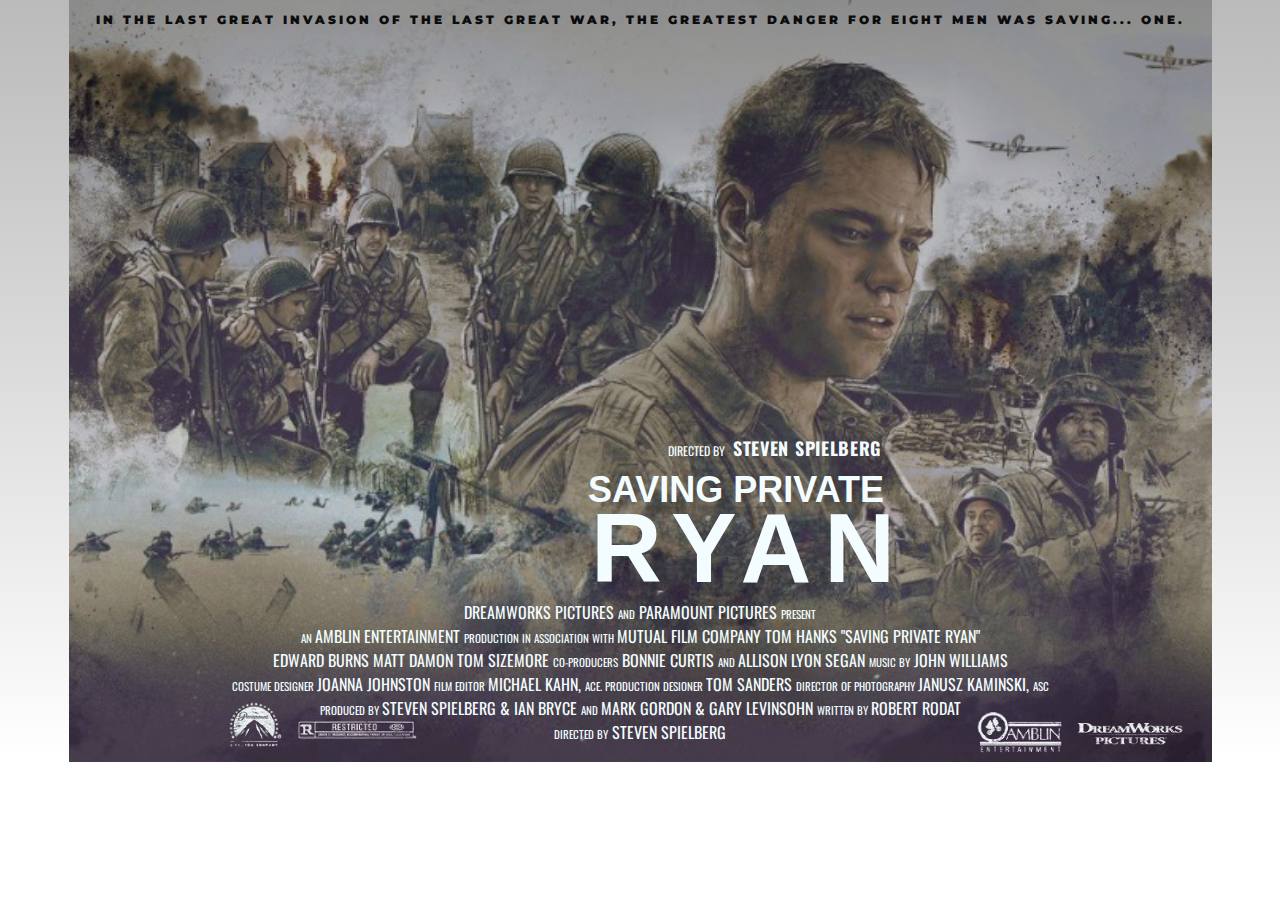
<file: Html, Css, JS Jeremy/Assignment 3/index.html>
<!-- Name: Ansh Mukeshbhai Paghadal
Student No. 200544015
Assignment 3(movie poster) -->

<!-- we are using html5 -->

<!DOCTYPE html>
<html lang="en">

<head>

    <!-- meta and title -->
    <meta charset="UTF-8">
    <meta http-equiv="X-UA-Compatible" content="IE=edge">
    <meta name="viewport" content="width=device-width, initial-scale=1.0">
    <meta name="description" content="This is my movie poster">
    <meta name="robots" content="noindex, nofollow">
    <title>The saving private ryan</title>

    <!-- Add google fonts -->
    <link rel="preconnect" href="https://fonts.googleapis.com">
    <link rel="preconnect" href="https://fonts.gstatic.com" crossorigin>
    <link
        href="https://fonts.googleapis.com/css2?family=Montserrat:wght@400;600&family=Roboto:wght@400;700&display=swap"
        rel="stylesheet">

    <link rel="preconnect" href="https://fonts.googleapis.com">
    <link rel="preconnect" href="https://fonts.gstatic.com" crossorigin>
    <link
        href="https://fonts.googleapis.com/css2?family=Montserrat:wght@400;600&family=Mynerve&family=Roboto:wght@400;700&display=swap"
        rel="stylesheet">

    <link rel="preconnect" href="https://fonts.googleapis.com">
    <link rel="preconnect" href="https://fonts.gstatic.com" crossorigin>
    <link
        href="https://fonts.googleapis.com/css2?family=Montserrat:wght@400;600&family=Roboto:wght@400;700&family=Tilt+Warp&display=swap"
        rel="stylesheet">


    <link rel="preconnect" href="https://fonts.googleapis.com">
    <link rel="preconnect" href="https://fonts.gstatic.com" crossorigin>
    <link href="https://fonts.googleapis.com/css2?family=Oswald:wght@300&display=swap" rel="stylesheet">

    <link href="https://fonts.cdnfonts.com/css/nexa-rust-extras" rel="stylesheet">

    <!-- Add CSS -->
    <!-- here i have used external css  -->



    <link rel="stylesheet" href="./CSS/style.css">


</head>

<body>
    <!-- header,, tag line of a movie -->
    <header>
        <p>IN THE LAST GREAT INVASION OF THE LAST GREAT WAR, THE GREATEST DANGER FOR EIGHT MEN WAS SAVING... ONE.</p>
    </header>

    <!-- main part -->
    <main>
        <!-- i have used target blank in 'a' tag, so the following link will be opened in new tab  -->
        <a href="https://www.imdb.com/title/tt0120815/" target="_blank">
            <div class="logoname">
                <p class="directed">DIRECTED BY </p>
                <p class="steven"> STEVEN SPIELBERG</p>
                <p class="saving">SAVING PRIVATE</p>
                <p class="ryan">RYAN</p>
            </div>
        </a>
    </main>

    <!-- footer part,,, name of creators -->
    <footer>

        <div>
            <p class="big">DREAMWORKS PICTURES </p>
            <p class="small">AND</p>
            <p class="big"> PARAMOUNT PICTURES</p>
            <p class="small"> PRESENT</p>
        </div>
        <div>
            <p class="small">AN </p>
            <p class="big">AMBLIN ENTERTAINMENT</p>
            <p class="small">PRODUCTION IN ASSOCIATION WITH </p>
            <p class="big"> MUTUAL FILM COMPANY TOM HANKS "SAVING PRIVATE RYAN"</p>
        </div>
        <div>
            <p class="big">EDWARD BURNS MATT DAMON TOM SIZEMORE </p>
            <p class="small">CO-PRODUCERS</p>
            <p class="big"> BONNIE CURTIS</p>
            <p class="small"> AND </p>
            <p class="big">ALLISON LYON SEGAN</p>
            <p class="small"> MUSIC BY</p>
            <p class="big"> JOHN WILLIAMS</p>
        </div>
        <div>
            <P class="small">COSTUME DESIGNER </P>
            <P class="big"> JOANNA JOHNSTON </P>
            <P class="small"> FILM EDITOR </P>
            <P class="big"> MICHAEL KAHN, </P>
            <P class="small"> ACE. PRODUCTION DESIONER </P>
            <P class="big"> TOM SANDERS </P>
            <P class="small"> DIRECTOR OF PHOTOGRAPHY </P>
            <P class="big"> JANUSZ KAMINSKI,</P>
            <P class="small"> ASC</P>
        </div>
        <div>
            <p class="small">PRODUCED BY </p>
            <p class="big"> STEVEN SPIELBERG & IAN BRYCE </p>
            <p class="small"> AND </p>
            <p class="big"> MARK GORDON & GARY LEVINSOHN </p>
            <p class="small"> WRITTEN BY </p>
            <p class="big"> ROBERT RODAT</p>
        </div>
        <div>
            <p class="small">DIRECTED BY</p>
            <p class="big">STEVEN SPIELBERG</p>
        </div>
        <img src="./img/footer1.png" alt="footer img 1" class="fimg1">
        <img src="./img/footer2.png" alt="footer img2" class="fimg2">
    </footer>
</body>

</html>
</file>
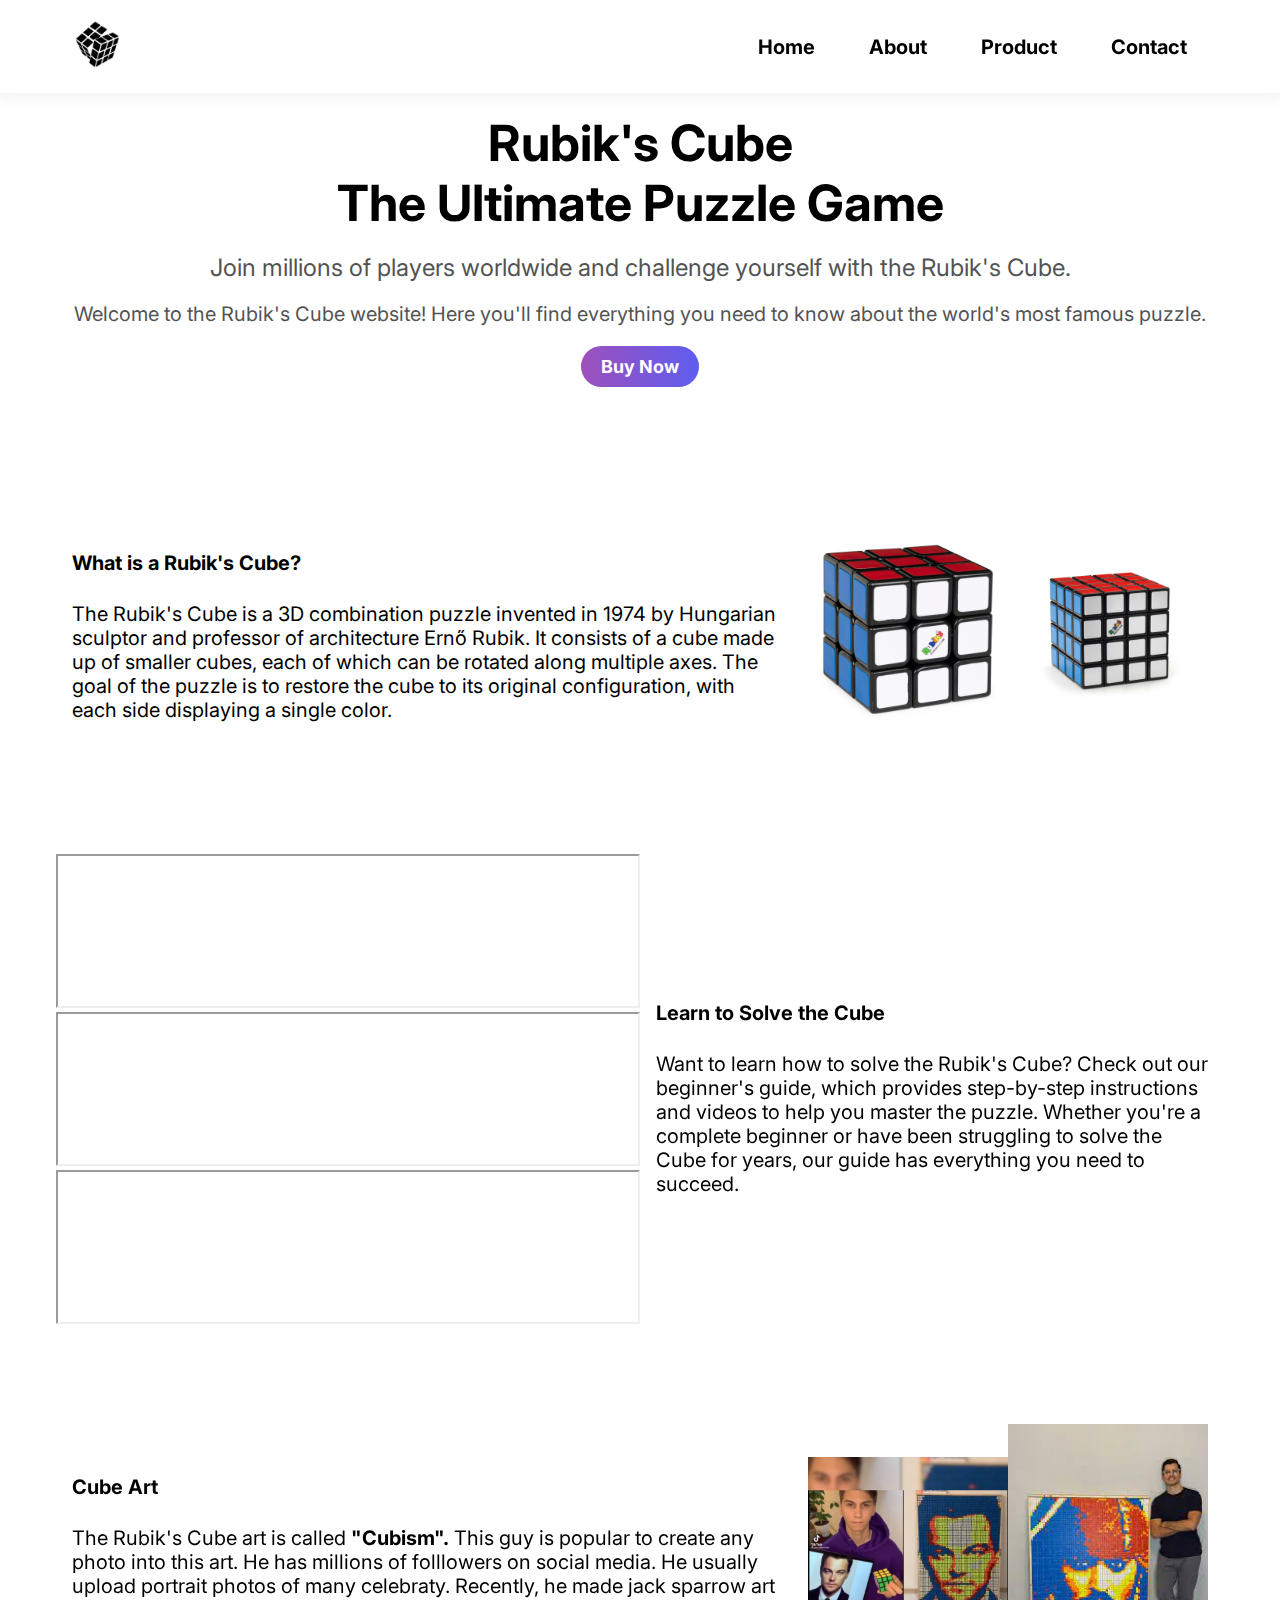
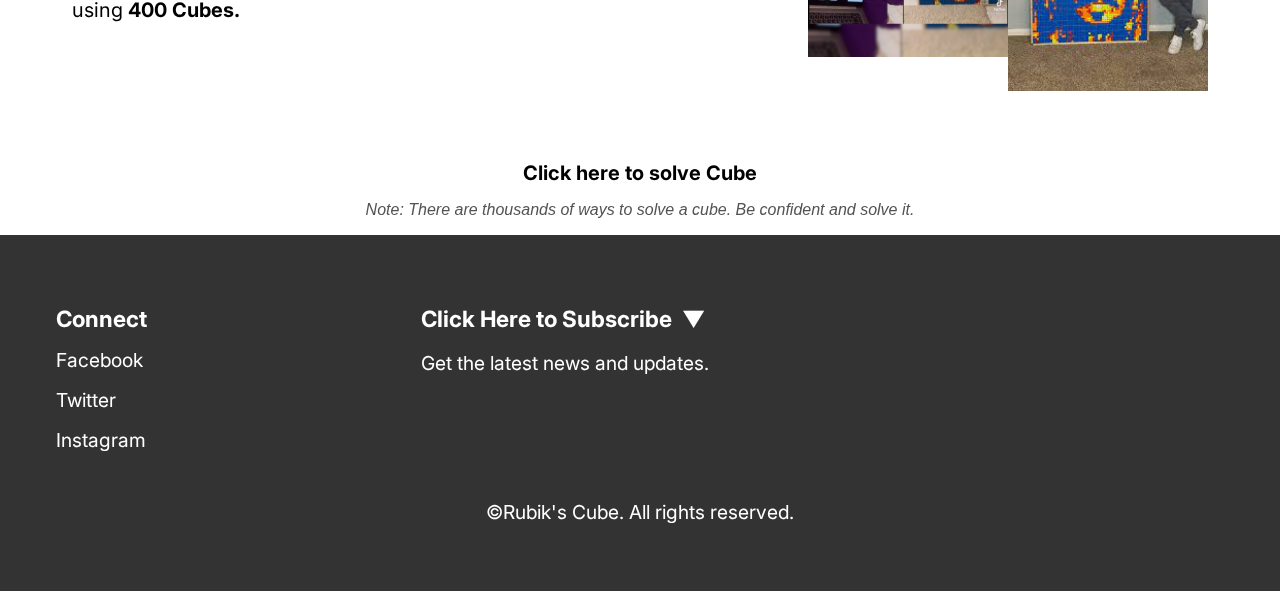
<file: Html, Css, JS Jeremy/HTML FINAL/index.html>
<!-- Name: Ansh Mukeshbhai Paghadal
Student No. 200544015
Final project -->




<!-- we are using html5 -->


<!DOCTYPE html>
<html lang="en">

<!-- head  -->

<head>
    <!-- meta and title  -->
    <meta charset="utf-8">
    <meta name="viewport" content="width-device-width, initial-scale=1">
    <meta name="description" content="this is home page">
    <meta name="robots" content="noindex, nofollow">
    <title>Rubik's Cube Website</title>



    <!-- google fonts  -->
    <link rel="preconnect" href="https://fonts.googleapis.com">
    <link rel="preconnect" href="https://fonts.gstatic.com" crossorigin>
    <link href="https://fonts.googleapis.com/css2?family=Inter:wght@400;500;800&display=swap" rel="stylesheet">


    <!-- adding external css and javascript file -->

    <link rel="stylesheet" href="./CSS/style.css">

    <script src="https://code.jquery.com/jquery-3.6.0.min.js"></script>

    <script src="./JS/script.js"></script>
</head>


<!-- starting of the page  -->

<body>
    
    <!-- header and nav section  -->
    <header>
        
        <nav>
            <div class="container flex header">
                <div class="logo">
                    <a href="#" class="logo"><img src="./img/logo.png" alt="rubik's logo"></a>
                </div>
                <div class="linkss">
                    
                    <ul>
                        <li><a href="./index.html">Home</a></li>
                        <li><a href="./About.html">About</a></li>
                        <li><a href="./productpage.html">Product</a></li>
                        <li><a href="./contactus.html">Contact</a></li>
                    </ul>
                </div>
            </div>
        </nav>
    </header>
    
    
    <!-- main content -->
    <main>
        
        
        <!-- different sections -->
        <section class="heading">
            <div class="container">
                <h1>Rubik's Cube </h1>
                <h1>The Ultimate Puzzle Game</h1>
                <p>Join millions of players worldwide and challenge yourself with the Rubik's Cube.</p>
                <p class="welcomee">Welcome to the Rubik's Cube website! Here you'll find everything you need to know
                    about
                    the world's most famous puzzle.</p>
                    <a href="./productpage.html" class="btn">Buy Now</a>
                </div>
            </section>
            



        <!-- section called information, it contains 3 more section  -->
        <section class="information">
            <div class="container flex">
                <div class="content">
                    <h2><a href="https://en.wikipedia.org/wiki/Rubik%27s_Cube">What is a Rubik's Cube?</a></h2>
                    <p>The Rubik's Cube is a 3D combination puzzle invented in 1974 by Hungarian sculptor and professor
                        of
                        architecture Ernő Rubik. It consists of a cube made up of smaller cubes, each of which can be
                        rotated
                        along multiple axes. The goal of the puzzle is to restore the cube to its original
                        configuration, with
                        each side displaying a single color.</p>
                </div>
                <div class=" flex container">

                    <div class="image flex">

                        <img src="./img/3by3.jpg" alt="">
                        <img src="./img/4by4.jpg" alt="">


                    </div>
                </div>
            </div>
        </section>







        <section class="information2">
            <div id="solve-cube" class="container flex">

                <div class="video">
                    <iframe src="https://www.youtube.com/embed/R-R0KrXvWbc"
                        title="YouTube video player" allowfullscreen></iframe>
                    <iframe src="https://www.youtube.com/embed/7Ron6MN45LY"
                        title="YouTube video player"
                        allow="accelerometer; autoplay; clipboard-write; encrypted-media; gyroscope; picture-in-picture; web-share"
                        allowfullscreen></iframe>
                    <iframe src="https://www.youtube.com/embed/5DCo_bZ0PEo"
                        title="YouTube video player"
                        allow="accelerometer; autoplay; clipboard-write; encrypted-media; gyroscope; picture-in-picture; web-share"
                        allowfullscreen></iframe>

                </div>
                <div class="content">
                    <h2><a href="https://ruwix.com/the-rubiks-cube/how-to-solve-the-rubiks-cube-beginners-method/">Learn
                            to Solve the Cube </a> </h2>
                    <p>Want to learn how to solve the Rubik's Cube? Check out our beginner's guide, which provides
                        step-by-step
                        instructions and videos to help you master the puzzle. Whether you're a complete beginner or
                        have been
                        struggling to solve the Cube for years, our guide has everything you need to succeed.</p>
                </div>

            </div>
        </section>



        <section class="information3">
            <div class="container flex">
                <div class="content">
                    <h2><a href="https://www.pinterest.ca/kkwightman/rubics-cube-art/">Cube Art</a></h2>
                    <p>The Rubik's Cube art is called <b>"Cubism".</b> This guy is popular to create any photo into this
                        art. He
                        has millions of folllowers on social media. He usually upload portrait photos of many celebraty.
                        Recently, he made jack sparrow art using <b>400 Cubes.</b></p>
                </div>
                <div class="flex container">

                    <div class="image flex">

                        <img src="./img/art.jpeg" alt="">
                        <img src="./img/art2.jpeg" alt="">


                    </div>
                </div>
            </div>
        </section>


         <!-- div of solving part -->

        <div class="solve">
            <a href="https://rubiks-cube-solver.com/">Click here to solve Cube</a>
            <p>Note: There are thousands of ways to solve a cube. Be confident and solve it.
            </p>
        </div>
    </main>

   




    <!-- footer of the page  -->
    <footer>

        <div class="container flex">

            <div class="col">
                <h3>Connect</h3>
                <ul>
                    <li><a href="https://www.facebook.com/">Facebook</a></li>
                    <li><a href="https://www.twitter.com">Twitter</a></li>
                    <li><a href="https://www.instagram.com">Instagram</a></li>
                </ul>
            </div>
            <div class="col">
                <h3>Click Here to Subscribe <span class="triangle">&#9660;</span></h3>
                <p>Get the latest news and updates.</p>
                <form>
                    <input type="email" placeholder="Enter your email">
                    <button type="submit">Subscribe</button>
                </form>
            </div>
        </div>

        <p class="credit">&copy;Rubik's Cube. All rights reserved.</p>
    </footer>

</body>

</html>
</file>
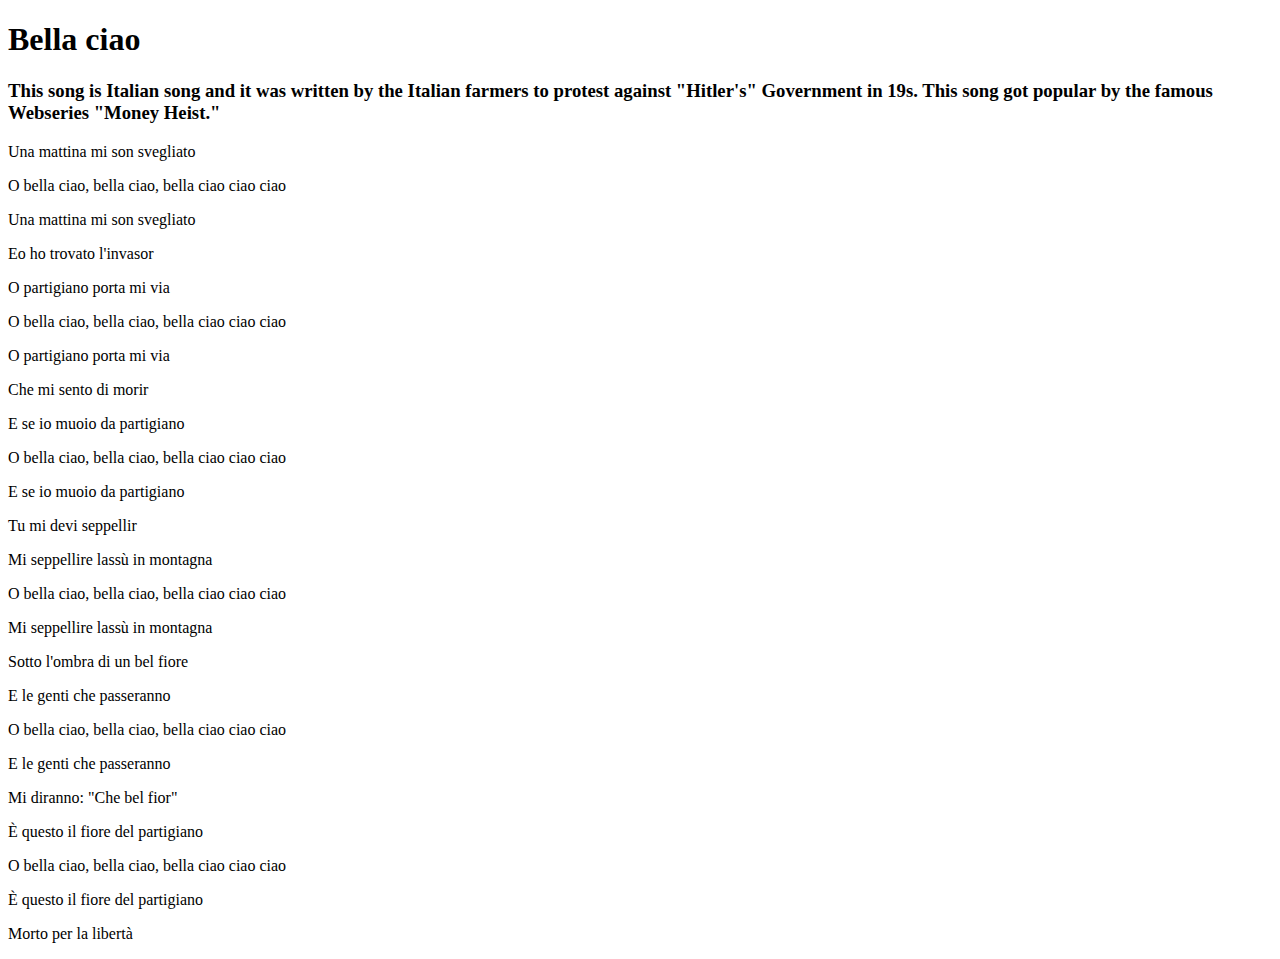
<file: Html, Css, JS Jeremy/Week1/index.html>
<!DOCTYPE html>
<html lang="en">
<!-- Name: Ansh Paghadal
Student No. 200544015
git link : https://github.com/anshpaghadal/Html-Css-JS
Server link : https://lamp.computerstudi.es/~Ansh200544015/Html,%20Css,%20JS%20Jeremy/Week1/ -->
<head>
  <meta charset="UTF-8">
  <meta name="viewport" content="width=device-width, initial-scale=1.0">

  <!-- Title of the Program -->
  <title>Week-1 Assignment Song Lyrics</title>
  <meta name="description" content="song lyrics"> 
  <meta name="robots" content="noindex, nofollow">
</head>

<body>
  <!-- Name of the song -->
  <h1>Bella ciao</h1>



  <!-- About The song -->
  <h3>
  
    This song is Italian song and it was written by the Italian farmers to protest against "Hitler's" Government in
      19s. This song got popular by the famous Webseries "Money Heist."
  </h3>



  <!-- Lyrics of the song -->

    <p>Una mattina mi son svegliato</p>
    <p>O bella ciao, bella ciao, bella ciao ciao ciao</p>
    <p>Una mattina mi son svegliato</p>
    <p>Eo ho trovato l'invasor</p>


    <p>O partigiano porta mi via</p>
    <p>O bella ciao, bella ciao, bella ciao ciao ciao</p>
    <p>O partigiano porta mi via</p>
    <p>Che mi sento di morir</p>

    
    <p>E se io muoio da partigiano</p>
    <p>O bella ciao, bella ciao, bella ciao ciao ciao</p>
    <p>E se io muoio da partigiano</p>
    <p>Tu mi devi seppellir</p>
        
    <p>Mi seppellire lassù in montagna</p>
    <p>O bella ciao, bella ciao, bella ciao ciao ciao</p>
    <p>Mi seppellire lassù in montagna</p>   
    <p>Sotto l'ombra di un bel fiore</p>
        
        
    <p>E le genti che passeranno</p>
    <p>O bella ciao, bella ciao, bella ciao ciao ciao</p>
    <p>E le genti che passeranno</p>
    <p>Mi diranno: "Che bel fior"</p>
        
      <p>È questo il fiore del partigiano</p>
      <p>O bella ciao, bella ciao, bella ciao ciao ciao</p>
      <p>È questo il fiore del partigiano</p>
      <p>Morto per la libertà</p>


</body>

</html>
</file>
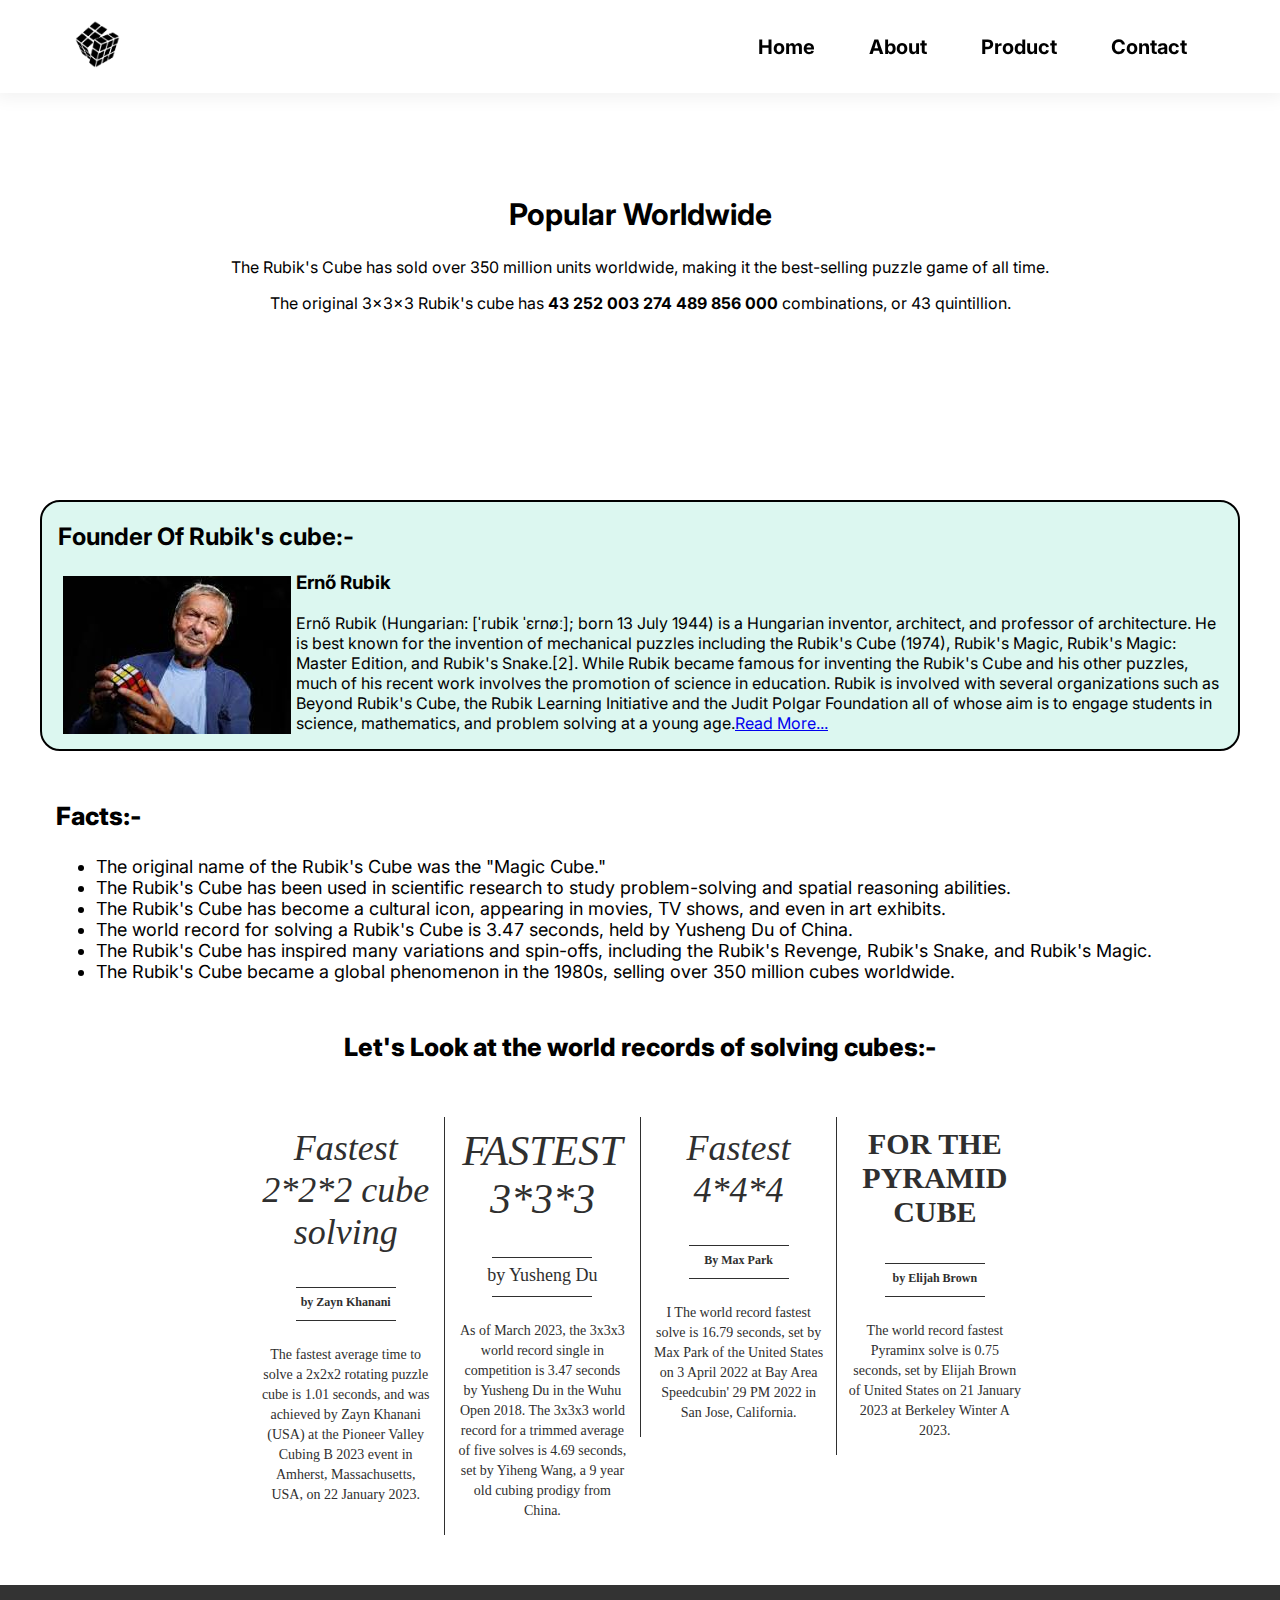
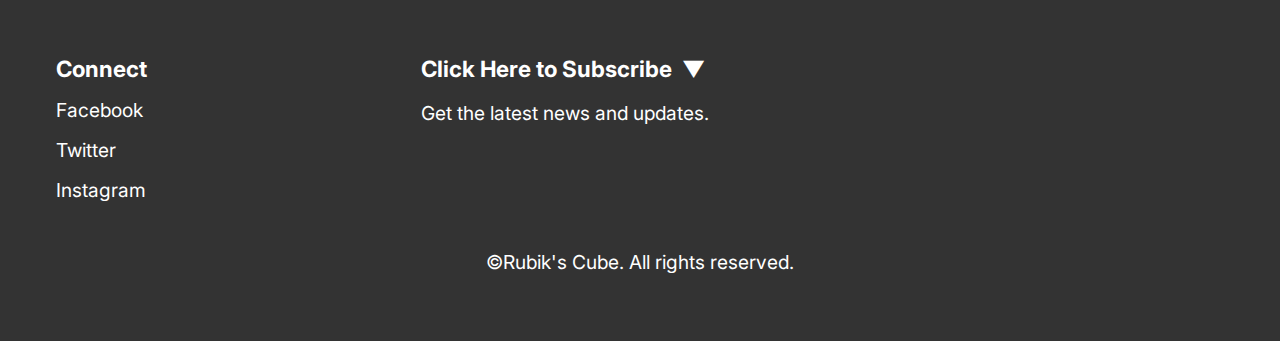
<file: Html, Css, JS Jeremy/HTML FINAL/About.html>
<!-- Name: Ansh Mukeshbhai Paghadal
Student No. 200544015
Final project -->




<!-- we are using html5 -->


<!DOCTYPE html>
<html lang="en">


<!-- head  -->

<head>

  <!-- meta and title  -->

  <meta charset="UTF-8">
  <meta name="viewport" content="width-device-width, initial-scale=1">
  <meta name="description" content="About">
  <meta name="robots" content="noindex, nofollow">
  <title>About</title>


  <!-- google fonts  -->


  <link rel="preconnect" href="https://fonts.googleapis.com">
  <link rel="preconnect" href="https://fonts.gstatic.com" crossorigin>
  <link href="https://fonts.googleapis.com/css2?family=Inter:wght@400;500;800&display=swap" rel="stylesheet">


  <!-- adding external css and javascript file -->

  <script src="https://code.jquery.com/jquery-3.6.0.min.js"></script>

  <script src="./JS/script.js"></script>

  <link rel="stylesheet" href="./CSS/about.css">
</head>



<!-- starting of the page  -->

<body>


  <!-- header and nav section  -->

  <header>


    <nav>
      <div class="container flex header">
        <div class="logo">
          <a href="#" class="logo"><img src="./img/logo.png" alt="rubik's logo"></a>
        </div>
        <div class="linkss">

          <ul>
            <li><a href="./index.html">Home</a></li>
            <li><a href="./About.html">About</a></li>
            <li><a href="./productpage.html">Product</a></li>
            <li><a href="./contactus.html">Contact</a></li>
          </ul>
        </div>
      </div>
    </nav>
  </header>



  <!-- main heading of about page  -->
  <section class="tagline">
    <div class="container">
      <h2>Popular Worldwide</h2>
      <p>The Rubik's Cube has sold over 350 million units worldwide, making it the best-selling puzzle game of all time.
      </p>
      <p>The original 3x3x3 Rubik's cube has <b> 43 252 003 274 489 856 000</b> combinations, or 43 quintillion.</p>
    </div>
  </section>

  <!-- main content  -->
  <main>
    <!-- different sections for contents  -->
    <section class="founderinfo">
      <div class="founder container">
        <h2>Founder Of Rubik's cube:-</h2>


        <img src="./img/founder.jpeg" alt="founder of cube">
        <h3>Ernő Rubik</h3>
        <p>Ernő Rubik (Hungarian: [ˈrubik ˈɛrnøː]; born 13 July 1944) is a Hungarian inventor, architect, and professor
          of
          architecture. He is best known for the invention of mechanical puzzles including the Rubik's Cube (1974),
          Rubik's
          Magic, Rubik's Magic: Master Edition, and Rubik's Snake.[2]. While Rubik became famous for inventing the
          Rubik's
          Cube and his other puzzles, much of his recent work involves the promotion of science in education. Rubik is
          involved with several organizations such as Beyond Rubik's Cube, the Rubik Learning Initiative and the Judit
          Polgar Foundation all of whose aim is to engage students in science, mathematics, and problem solving at a
          young
          age.<a href="https://en.wikipedia.org/wiki/Ern%C5%91_Rubik">Read More...</a></p>


      </div>
    </section>




    <!-- small info  -->
    <section class="sdetails">

      <div class="container facts">
        <p>Facts:-</p>
        <ul>
          <li>The original name of the Rubik's Cube was the "Magic Cube."</li>
          <li>The Rubik's Cube has been used in scientific research to study problem-solving and spatial reasoning
            abilities.</li>
          <li>The Rubik's Cube has become a cultural icon, appearing in movies, TV shows, and even in art exhibits.</li>
          <li>The world record for solving a Rubik's Cube is 3.47 seconds, held by Yusheng Du of China.</li>
          <li>The Rubik's Cube has inspired many variations and spin-offs, including the Rubik's Revenge, Rubik's Snake,
            and
            Rubik's Magic.</li>
          <li>The Rubik's Cube became a global phenomenon in the 1980s, selling over 350 million cubes worldwide. </li>
        </ul>
      </div>
    </section>


    <!-- section of fastest solvers column  -->
    <section class="fastest--solvers">
      <div class="container records">
        <p class="recordss">Let's Look at the world records of solving cubes:-</p>

        <div class="content">
          <div class="collumns">
            <div class="collumn">
              <div class="head"><span class="headline hl3">Fastest 2*2*2 cube solving</span>
                <p><span class="headline hl4">by Zayn Khanani</span></p>
              </div>
              <p> The fastest average time to solve a 2x2x2 rotating puzzle cube is 1.01 seconds, and was achieved by
                Zayn
                Khanani (USA) at the Pioneer Valley Cubing B 2023 event in Amherst, Massachusetts, USA, on 22 January
                2023.
              </p>
            </div>
            <div class="collumn">
              <div class="head"><span class="headline hl5">Fastest 3*3*3</span>
                <p><span class="headline hl6">by Yusheng Du</span></p>
              </div>
              <p> As of March 2023, the 3x3x3 world record single in competition is 3.47 seconds by Yusheng Du in the
                Wuhu
                Open
                2018. The 3x3x3 world record for a trimmed average of five solves is 4.69 seconds, set by Yiheng Wang, a
                9
                year old cubing prodigy from China.</p>
            </div>
            <div class="collumn">
              <div class="head"><span class="headline hl3">Fastest 4*4*4 </span>
                <p><span class="headline hl4">By Max Park</span></p>
              </div>
              <p>I The world record fastest solve is 16.79 seconds, set by Max Park of the United States on 3 April 2022
                at
                Bay Area Speedcubin' 29 PM 2022 in San Jose, California.</p>
            </div>
            <div class="collumn">
              <div class="head"><span class="headline hl1">For the PYRAMID cube </span>
                <p><span class="headline hl4">by Elijah Brown</span></p>
              </div>
              <p>The world record fastest Pyraminx solve is 0.75 seconds, set by Elijah Brown of United States on 21
                January
                2023 at Berkeley Winter A 2023.</p>


            </div>
          </div>
        </div>

      </div>
    </section>
  </main>







  <!-- footer section  -->

  <footer>
    <div class="container flex">

      <div class="col">
        <h3>Connect</h3>
        <ul>
          <li><a href="https://www.facebook.com/">Facebook</a></li>
          <li><a href="https://www.twitter.com">Twitter</a></li>
          <li><a href="https://www.instagram.com">Instagram</a></li>
        </ul>
      </div>
      <div class="col">
        <h3>Click Here to Subscribe <span class="triangle">&#9660;</span></h3>
        <p>Get the latest news and updates.</p>
        <form>
          <input type="email" placeholder="Enter your email">
          <button type="submit">Subscribe</button>
        </form>
      </div>
    </div>

    <p class="credit">&copy;Rubik's Cube. All rights reserved.</p>
  </footer>

</body>

</html>
</file>
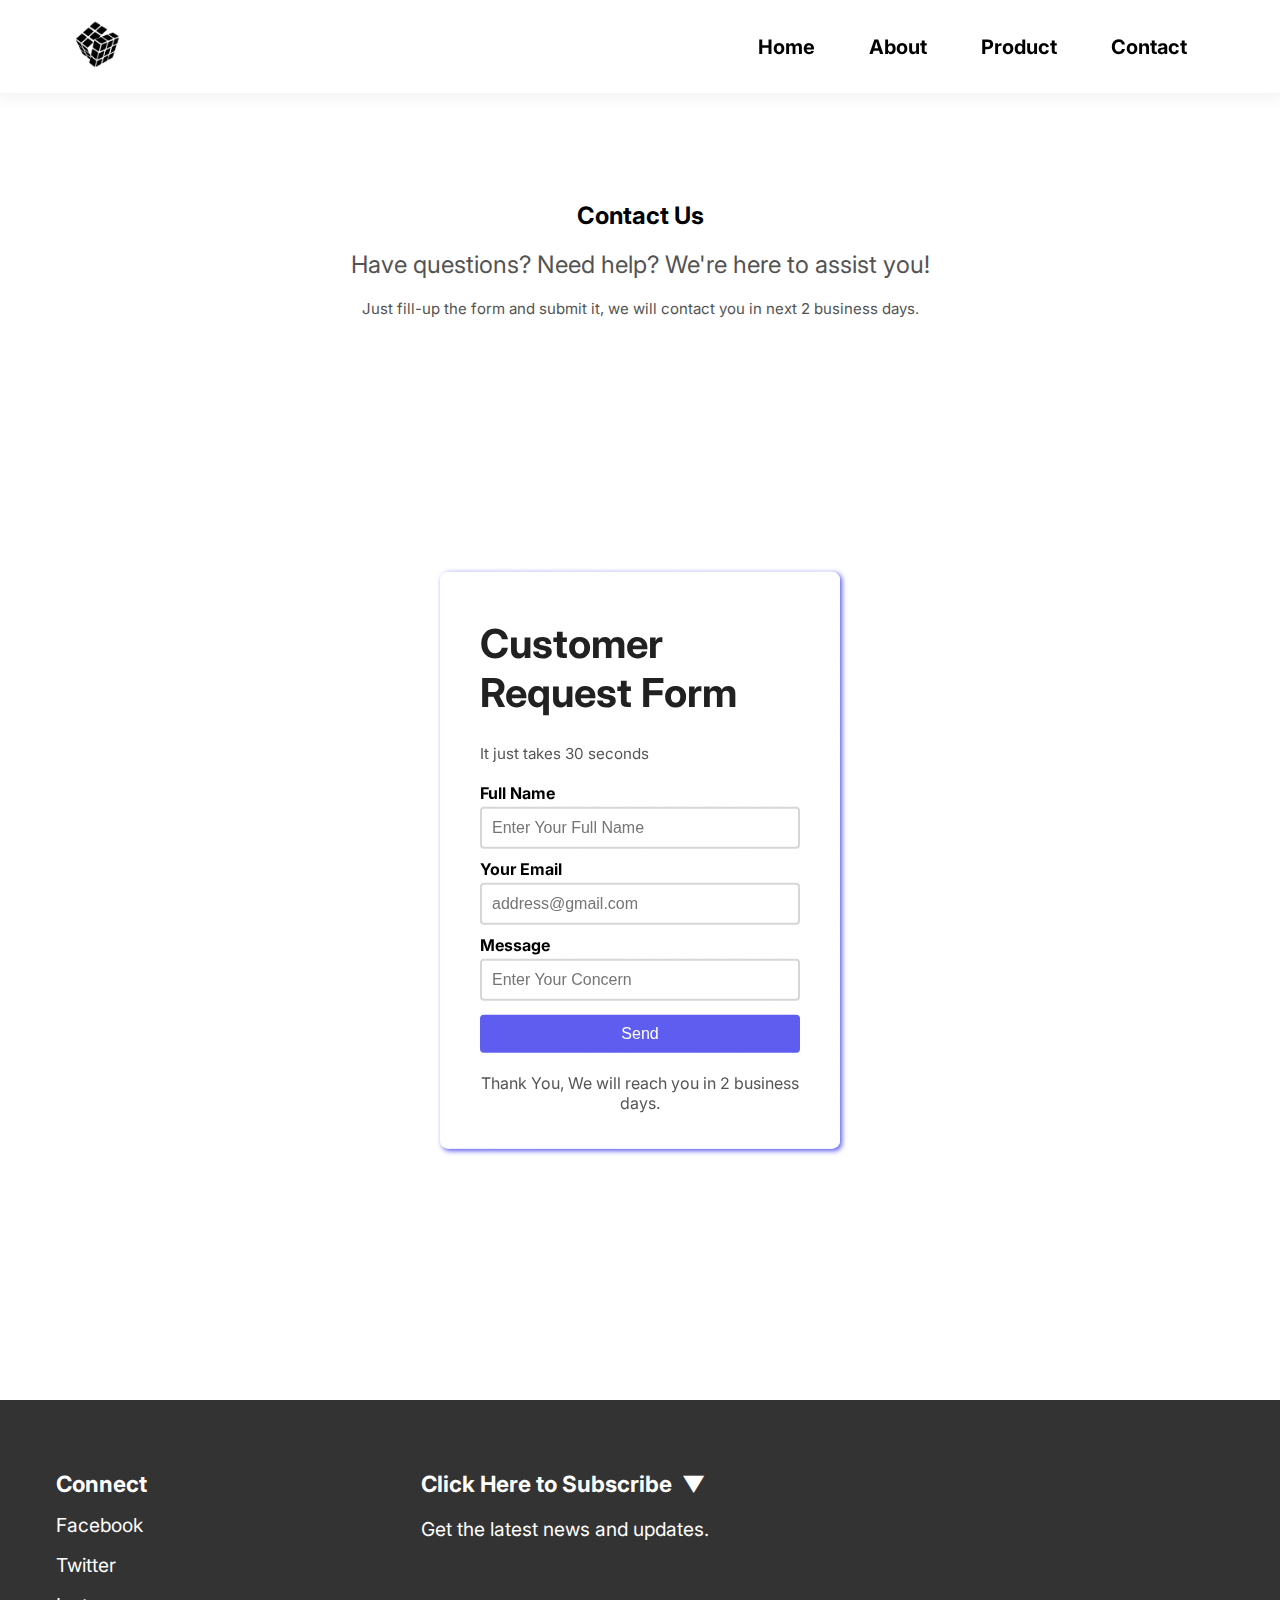
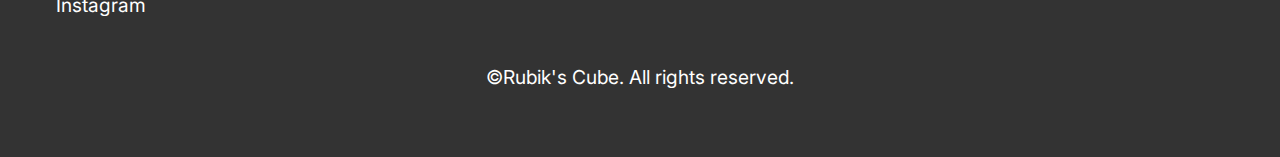
<file: Html, Css, JS Jeremy/HTML FINAL/contactus.html>
<!-- Name: Ansh Mukeshbhai Paghadal
Student No. 200544015
Final project -->




<!-- we are using html5 -->


<!DOCTYPE html>
<html lang="en">



<!-- head  -->

<head>

    <!-- meta and title  -->

    <meta charset="UTF-8">
    <meta name="viewport" content="width-device-width, initial-scale=1">
    <meta name="description" content="Contact US">
    <meta name="robots" content="noindex, nofollow">
    <title>Contact US</title>


    <!-- google fonts  -->


    <link rel="preconnect" href="https://fonts.googleapis.com">
    <link rel="preconnect" href="https://fonts.gstatic.com" crossorigin>
    <link href="https://fonts.googleapis.com/css2?family=Inter:wght@400;500;800&display=swap" rel="stylesheet">



    <!-- adding external css and javascript file -->

    <link rel="stylesheet" href="./CSS/contactus.css">

    <script src="https://code.jquery.com/jquery-3.6.0.min.js"></script>

    <script src="./JS/script.js"></script>
</head>




<!-- starting of the page  -->

<body>


    <!-- header and nav section  -->


    <header>

        <nav>
            <div class="container flex header">
                <div class="logo">
                    <a href="#" class="logo"><img src="./img/logo.png" alt="rubik's logo"></a>
                </div>
                <div class="linkss">

                    <ul>
                        <li><a href="./index.html">Home</a></li>
                        <li><a href="./About.html">About</a></li>
                        <li><a href="./productpage.html">Product</a></li>
                        <li><a href="./contactus.html">Contact</a></li>
                    </ul>
                </div>
            </div>
        </nav>
    </header>


    <!-- main heading of the page  -->

    <section class="heading">
        <div class="container">
            <h2>Contact Us </h2>

            <p>Have questions? Need help? We're here to assist you!</p>
            <p class="welcomee">Just fill-up the form and submit it, we will contact you in next 2 business days.</p>

        </div>
    </section>


    <!-- main content -->
    <main>
<!-- form  -->

        <div class="outer-box">
            <div class="inner-box">
                <div class="signup-header">
                    <h1>Customer Request Form</h1>
                    <p>It just takes 30 seconds</p>
                </div>
                <div class="signup-body">
                    <form action="#">
                        <p>
                            <label for="fullname">Full Name</label>
                            <input type="text" id="fullname" placeholder="Enter Your Full Name" required>
                        </p>
                        <p>
                            <label for="email">Your Email</label>
                            <input type="email" id="email" placeholder="address@gmail.com" required>
                        </p>
                        <p>
                            <label for="text">Message</label>
                            <input type="text" id="text" placeholder="Enter Your Concern" required>
                        </p>
                        <p>
                            <input type="submit" id="submit" value="Send">
                        </p>
                    </form>
                </div>

                <div class="signup-footer">
                    <p>Thank You, We will reach you in 2 business days. </p>
                </div>

            </div>
            <div class="circle c1"></div>
            <div class="circle c2"></div>
        </div>
    </main>




<!-- footer section  -->

    <footer>

        <div class="container flex">

            <div class="col">
                <h3>Connect</h3>
                <ul>
                    <li><a href="https://www.facebook.com/">Facebook</a></li>
                    <li><a href="https://www.twitter.com">Twitter</a></li>
                    <li><a href="https://www.instagram.com">Instagram</a></li>
                </ul>
            </div>
            <div class="col">
                <h3>Click Here to Subscribe <span class="triangle">&#9660;</span></h3>

                <p>Get the latest news and updates.</p>
                <form>
                    <input type="email" placeholder="Enter your email">
                    <button type="submit">Subscribe</button>
                </form>
            </div>
        </div>

        <p class="credit">&copy;Rubik's Cube. All rights reserved.</p>
    </footer>

</body>

</html>
</file>
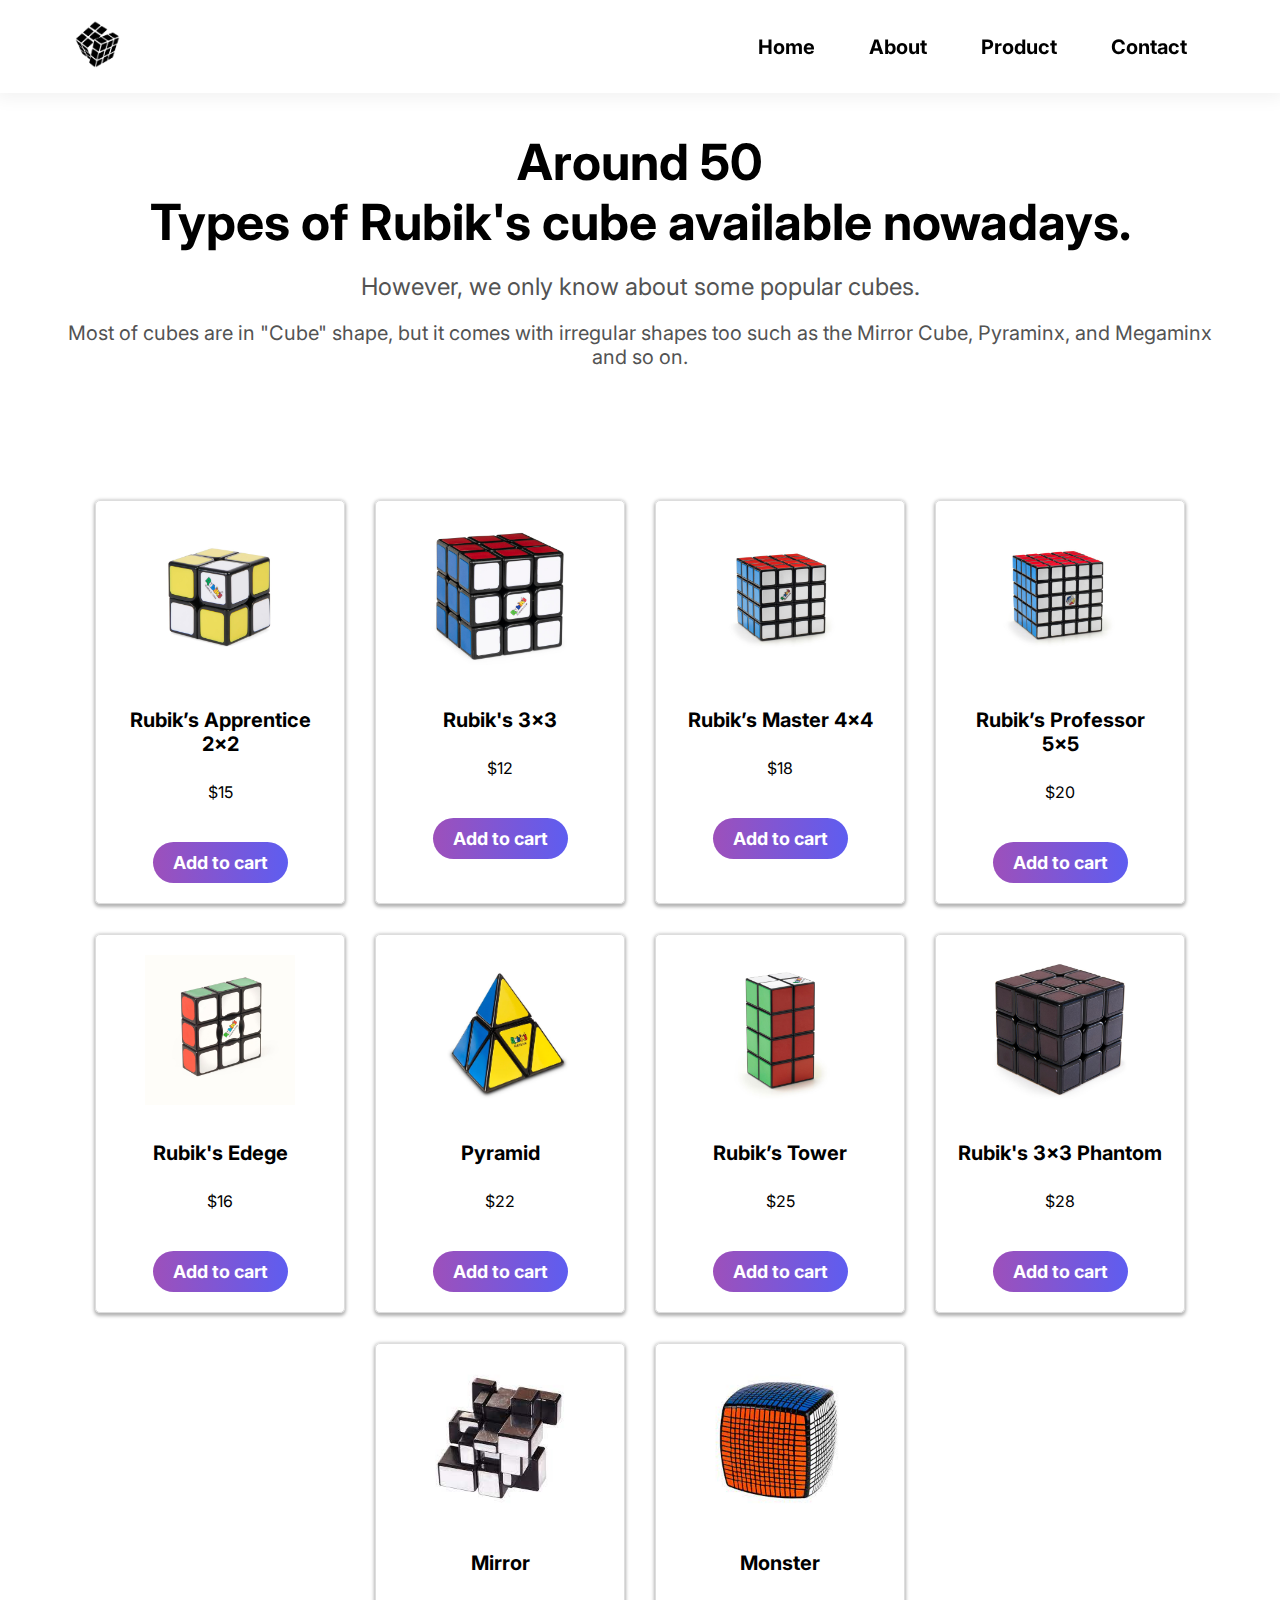
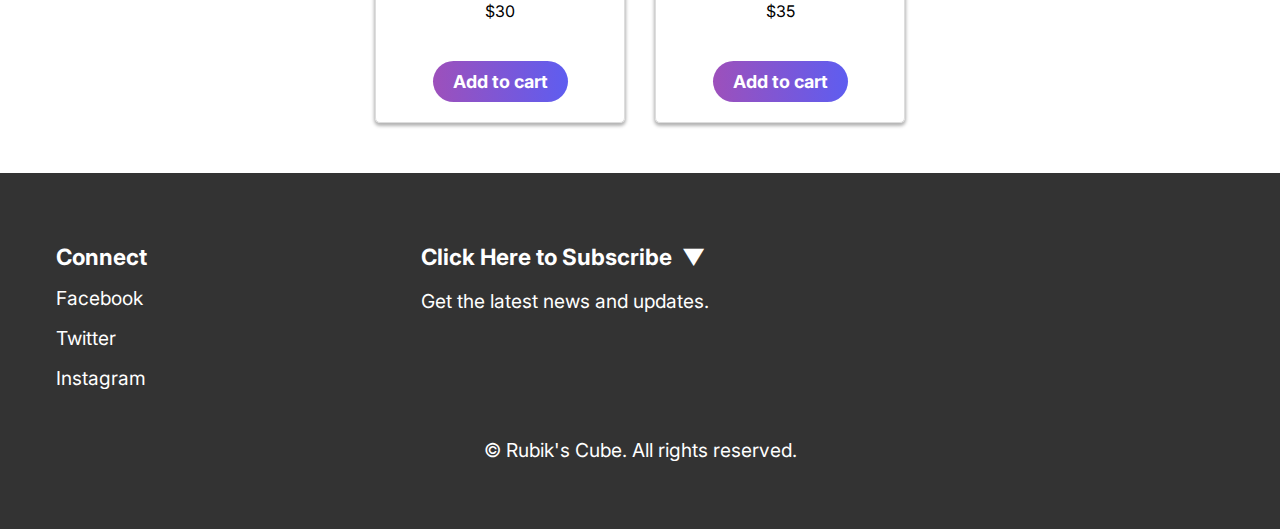
<file: Html, Css, JS Jeremy/HTML FINAL/productpage.html>
<!-- Name: Ansh Mukeshbhai Paghadal
Student No. 200544015
Final project -->




<!-- we are using html5 -->


<!DOCTYPE html>
<html lang="en">


<!-- head  -->

<head>
    <!-- meta and title  -->

    <meta charset="utf-8">
    <meta name="viewport" content="width-device-width, initial-scale=1">
    <meta name="description" content="Buy now">
    <meta name="robots" content="noindex, nofollow">
    <title>Buy Now</title>



    <!-- google fonts  -->

    <link rel="preconnect" href="https://fonts.googleapis.com">
    <link rel="preconnect" href="https://fonts.gstatic.com" crossorigin>
    <link href="https://fonts.googleapis.com/css2?family=Inter:wght@400;500;800&display=swap" rel="stylesheet">



    <!-- adding external css and javascript file -->

    <link rel="stylesheet" href="./CSS/productpage.css">

    <script src="https://code.jquery.com/jquery-3.6.0.min.js"></script>

    <script src="./JS/script.js"></script>
</head>

<!-- starting of the page  -->

<body>

    <!-- header and nav section  -->

    <header>

        <nav>
            <div class="container flex header">
                <div class="logo">
                    <a href="#" class="logo"><img src="./img/logo.png" alt="rubik's logo"></a>
                </div>
                <div class="linkss">

                    <ul>
                        <li><a href="./index.html">Home</a></li>
                        <li><a href="./About.html">About</a></li>
                        <li><a href="./productpage.html">Product</a></li>
                        <li><a href="./contactus.html">Contact</a></li>
                    </ul>
                </div>
            </div>
        </nav>
    </header>

    <!-- main heading of the page  -->
    <section class="heading">
        <div class="container">
            <h1>Around 50</h1>
            <h1>Types of Rubik's cube available nowadays.</h1>

            <p>However, we only know about some popular cubes.</p>
            <p class="welcomee">Most of cubes are in "Cube" shape, but it comes with irregular shapes too such as the
                Mirror Cube, Pyraminx, and Megaminx and so on.</p>

        </div>
    </section>





    <!-- main content  -->
    <main>
        <section class="listing">


            <!-- different divs and used display flex  -->
            <div class="container pricing">
                <div class="cube">
                    <img src="./img/2by2.jpg" alt="Cube 1">
                    <h2>Rubik’s Apprentice 2x2</h2>
                    <p>$15</p>
                    <a href="#" class="btn" id="btn1" onclick="changeText(1)">Add to cart</a>

                </div>
                <div class="cube">
                    <img src="./img/3by3.jpg" alt="Cube 2">
                    <h2>Rubik's 3x3</h2>
                    <p>$12</p>
                    <a href="#" class="btn" id="btn2" onclick="changeText(2)">Add to cart</a>

                </div>
                <div class="cube">
                    <img src="./img/4by4.jpg" alt="Cube 3">
                    <h2>Rubik’s Master 4x4</h2>
                    <p>$18</p>
                    <a href="#" class="btn" id="btn3" onclick="changeText(3)">Add to cart</a>

                </div>
                <div class="cube">
                    <img src="./img/5by5.jpg" alt="Cube 4">
                    <h2>Rubik’s Professor 5x5</h2>
                    <p>$20</p>
                    <a href="#" class="btn" id="btn4" onclick="changeText(4)">Add to cart</a>

                </div>
                <div class="cube">
                    <img src="./img/Rubikedege.jpg" alt="Cube 5">
                    <h2>Rubik's Edege</h2>
                    <p>$16</p>
                    <a href="#" class="btn" id="btn5" onclick="changeText(5)">Add to cart</a>

                </div>
                <div class="cube">
                    <img src="./img/pyramid.jpg" alt="Cube 6">
                    <h2>Pyramid</h2>
                    <p>$22</p>
                    <a href="#" class="btn" id="btn6" onclick="changeText(6)">Add to cart</a>

                </div>
                <div class="cube">
                    <img src="./img/tower.jpg" alt="Cube 7">
                    <h2>Rubik’s Tower</h2>
                    <p>$25</p>
                    <a href="#" class="btn" id="btn7" onclick="changeText(7)">Add to cart</a>

                </div>
                <div class="cube">
                    <img src="./img/panthom.jpg" alt="Cube 8">
                    <h2>Rubik's 3x3 Phantom</h2>
                    <p>$28</p>
                    <a href="#" class="btn" id="btn8" onclick="changeText(8)">Add to cart</a>

                </div>
                <div class="cube">
                    <img src="./img/mirror.jpeg" alt="Cube 9">
                    <h2>Mirror</h2>
                    <p>$30</p>
                    <a href="#" class="btn" id="btn9" onclick="changeText(9)">Add to cart</a>

                </div>
                <div class="cube">
                    <img src="./img/monster.jpeg" alt="Cube 10">
                    <h2>Monster</h2>
                    <p>$35</p>
                    <a href="#" class="btn" id="btn10" onclick="changeText(10)">Add to cart</a>

                </div>
            </div>
        </section>
    </main>


<!-- footer part  -->
    <footer>

        <div class="container flex">

            <div class="col">
                <h3>Connect</h3>
                <ul>
                    <li><a href="https://www.facebook.com/">Facebook</a></li>
                    <li><a href="https://www.twitter.com">Twitter</a></li>
                    <li><a href="https://www.instagram.com">Instagram</a></li>
                </ul>
            </div>
            <div class="col">
                <h3>Click Here to Subscribe <span class="triangle">&#9660;</span></h3>

                <p>Get the latest news and updates.</p>
                <form>
                    <input type="email" placeholder="Enter your email" required>
                    <button type="submit">Subscribe</button>
                </form>
            </div>
        </div>

        <p class="credit">&copy; Rubik's Cube. All rights reserved.</p>
    </footer>

</body>

</html>
</file>
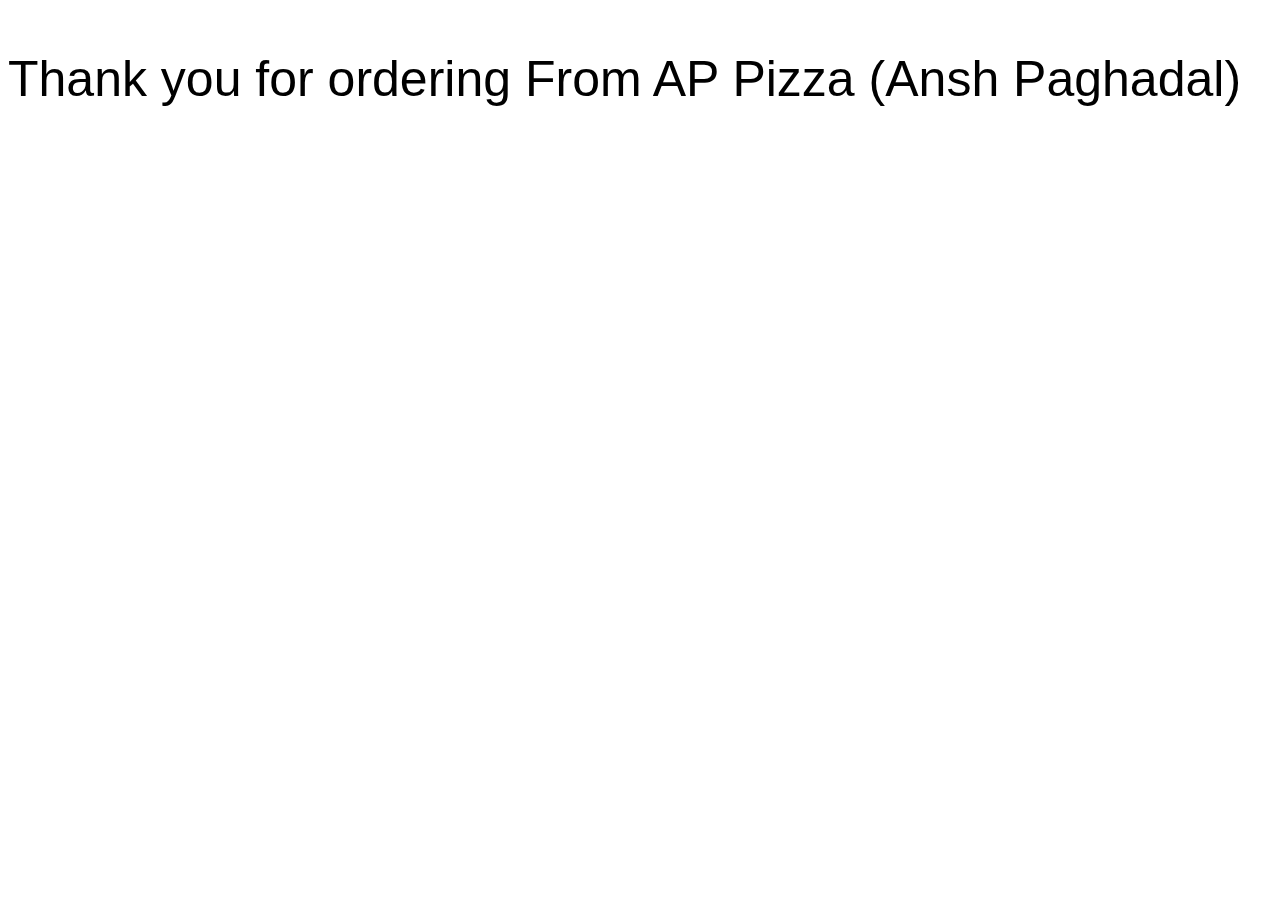
<file: Html, Css, JS Jeremy/Assignment 2/Thanks/Thanks.html>
<!DOCTYPE html>
<html lang="en">
<head>
    <meta charset="UTF-8">
    <meta http-equiv="X-UA-Compatible" content="IE=edge">
    <meta name="viewport" content="width=device-width, initial-scale=1.0">
    <title>Thanks</title>
<style type="text/css">
p{color: black;
font-size: 50px;
font-family: sans-serif;
}


</style>
</head>
<body>
  <p>  Thank you for ordering From AP Pizza (Ansh Paghadal) </p>
</body>
</html>
</file>
<file: Html, Css, JS Jeremy/Assignment 3/CSS/style.css>
body {
    margin: 0px;
    padding: 0px;
    background-image: linear-gradient(rgba(0, 0, 0, 0.27),
            rgba(0, 0, 0, 0.0)), url("../img/bgg.jpg");
    background-repeat: no-repeat;
    background-position: center;
    background-size: contain;

}

header p {
    letter-spacing: 3px;
    font-family: 'Montserrat';
    color: rgb(12, 12, 12);
    font-weight: 900;
    font-size: 12px;
    text-align: center;
}

/* logo name styling */

.logoname {
    margin-top: 371px;
    margin-left: 668px;
    position: inherit;
    font-size: 50px;
    margin-bottom: -103px;
    display: inline-block;
}

.logoname p {

    color: #f3fdff;
    text-shadow: black;

}

.directed,
.steven {
    display: inline;
    font-family: 'Oswald', sans-serif;
    font-size: 12px;
}


.steven {
    font-size: 18px;
    font-weight: 800;
    margin-left: 5px;
    letter-spacing: 0.7px;
}

.saving {
    font-family: 'Nexa Rust Sans', sans-serif;
    font-weight: bolder;
    font-size: 36px;
    margin-top: 1px;
    margin-left: -80px;
}

.ryan {
    font-family: 'Nexa Rust Sans', sans-serif;
    font-weight: bolder;
    font-size: 98px;
    margin-top: -55px;
    margin-left: -77px;
    letter-spacing: 13px;
}



main a {
    text-decoration: none;

}


/* footer editing */

footer {
    text-align: center;
}

footer p {
    font-family: 'Oswald';
    color: #f3fdff;
    display: inline;
    text-align: center;
}

.small {
    font-size: 11px;
}

footer .fimg1 {
    height: 50px;
    width: auto;

    margin-left: 464px;
    margin-top: -116px;
}


.fimg2 {
    height: 50px;
    width: auto;
    margin-left: 221px;
    margin-top: -45px;
    float: left;
}
</file>
<file: Html, Css, JS Jeremy/HTML FINAL/CSS/style.css>
/* universal */


* {
  box-sizing: border-box;
}

body {
  margin: 0;
  font-family: 'Inter', sans-serif;
  /* background-image: linear-gradient(to bottom right, #ffffff, #e0e0e0); */


}


/* header styling  */
header {
  /* background-color: #000; */
  background-color: #fff;


  box-shadow: 0 .1rem 1rem .25rem rgba(0, 0, 0, .05) !important;

  padding: 20px;
  position: fixed;
  width: 100%;
}

.flex {
  display: flex;
}


.container {
  max-width: 1180px;
  margin-inline: auto;
}



.header {
  justify-content: space-between;
  align-items: center;
}

.header img {
  width: 48px;
}

nav ul {
  list-style-type: none;
  margin: 0;
  padding: 0;
  display: flex;
}

nav li {
  margin-right: 20px;
}

nav a {
  color: #000;
  text-decoration: none;
  font-weight: bold;
  font-size: 20px;

  margin: 0 17px;
}

nav a:hover {
  color: #5e5df0;
  transition: color .2s ease;
}


/* main part styling  */
.heading {

  background-position: center;
  background-size: cover;
  height: 500px;
  display: flex;
  flex-direction: column;
  justify-content: center;
  align-items: center;
  text-align: center;

}

.heading h1 {
  font-size: 50px;

  text-align: center;

  margin: 0;
}

.heading p {
  font-size: 24px;
  color: #535353;
  text-align: center;
  margin: 20px 0 0 0;
}

.welcomee {
  font-size: 20px !important;
}



.btn {
  display: inline-block;
  /* background: #5e5df0; */
  background: linear-gradient(to right, #9d50bb, #5e5df0);
  color: #ffffff;
  padding: 10px 20px;
  border-radius: 50px;
  text-decoration: none;
  font-weight: bold;
  font-size: 18px;
  margin-top: 20px;
}

.btn:hover {
  transition: .2s linear;
  background: linear-gradient(to right, #5e5df0, #9d50bb);

}





.content {
  flex: 1;
  padding: 1rem;
  font-size: 20px;

}

.content a {
  color: #000;
  text-decoration: none;
  font-weight: bold;
  font-size: 20px;

}

.content a:hover {
  color: #5e5df0;
  transition: color .5s ease;
}

.image {
  flex: 1;
  display: flex;
  justify-content: center;
  align-items: center;
}

img {
  width: 200px;
  height: auto;
}




#solve-cube {

  flex-direction: row;
  align-items: center;
  justify-content: center;
  padding: 6rem 1rem;
}


#solve-cube .video {
  flex-basis: 50%;
}

#solve-cube .video iframe {
  top: 0;
  left: 0;
  width: 100%;
  height: 100%;
}


.solve {
  text-align: center;
  margin-top: 70px;
}

.solve a {
  color: #000;
  text-decoration: none;
  font-weight: bold;
  font-size: 20px;

}

.solve a:hover {
  color: #5e5df0;
  transition: color .5s ease;
}

.solve p {
  font-style: italic;
  color: #535353;
  font-family: 'Trebuchet MS', 'Lucida Sans Unicode', 'Lucida Grande', 'Lucida Sans', Arial, sans-serif;
}





/* footer */


footer {
  background-color: #333;
  color: #fff;
  padding: 3rem 0;
  font-size: 1.2rem;
}

.container {
  max-width: 1200px;
  margin: 0 auto;
  flex-wrap: wrap;
  padding: 0 1rem;
}

.row {
  display: flex;
  justify-content: space-between;
}

.col {
  flex-basis: calc(33.33% - 1.5rem);
}

.col ul {
  list-style: none;
  padding: 0;
  margin: 0;
}

.col ul li {
  margin-bottom: 1rem;
}

.col ul li a {
  color: #fff;
  text-decoration: none;
}

.col h3 {
  margin-bottom: 1rem;
}

form {
  display: flex;
}

input[type="email"] {
  flex-grow: 1;
  padding: 0.5rem;
  margin-right: 1rem;
  border-radius: 4px;
  border: none;
}

button[type="submit"] {
  background-color: #fff;
  color: #333;
  padding: 0.5rem 1rem;
  border-radius: 4px;
  border: none;
  cursor: pointer;
}

.credit {
  text-align: center;
  margin-top: 2rem;
}


.triangle {
  display: inline-block;
  margin-left: 5px;
  transition: transform 0.3s ease-in-out;
}

.triangle.rotate {
  transform: rotate(180deg);
}
</file>
<file: Html, Css, JS Jeremy/HTML FINAL/CSS/about.css>
/* universal */

* {
    box-sizing: border-box;

}

body {
    margin: 0;
    font-family: 'Inter', sans-serif;
    /* background-image: linear-gradient(to bottom right, #ffffff, #e0e0e0); */
    padding: 0;

}

header {
    /* background-color: #000; */
    background-color: #fff;


    box-shadow: 0 .1rem 1rem .25rem rgba(0, 0, 0, .05) !important;
    z-index: 5;
    padding: 20px;
    position: fixed;
    width: 100%;
}

.flex {
    display: flex;
}


.container {
    max-width: 1180px;
    margin-inline: auto;
}


/* header styling  */
.header {
    justify-content: space-between;
    align-items: center;
}

.header img {
    width: 48px;
}

nav ul {
    list-style-type: none;
    margin: 0;
    padding: 0;
    display: flex;
}

nav li {
    margin-right: 20px;
}

nav a {
    color: #000;
    text-decoration: none;
    font-weight: bold;
    font-size: 20px;

    margin: 0 17px;
}

nav a:hover {
    color: #5e5df0;
    transition: color .2s ease;
}





/* main part styling  */
.tagline {

    background-position: center;
    background-size: cover;
    height: 500px;
    display: flex;
    flex-direction: column;
    justify-content: center;
    align-items: center;
    text-align: center;

}

.tagline h2 {
    font-size: 30px;
}

.founder {
    border: #000 solid 2px;
    border-radius: 20px;
    padding: 2px;
    background-color: #dcf7f0;
}

.founder img {
    float: left;
    padding: 5px;
}




.facts p {
    font-size: 25px;
    font-weight: 800;
    margin-top: 50px;
}

.facts li {
    font-size: 18px;
}


.recordss {
    font-size: 25px;
    font-weight: 800;
    margin-top: 50px;
    font-family: 'Inter', sans-serif !important;
    color: #000 !important;

}



/* solvers */

.records {
    font-family: 'Droid Serif', serif;
    font-size: 14px;
    color: #2f2f2f;
    text-align: center;

}

.head {
    text-align: center;
    position: relative;


}



.subhead {
    text-transform: uppercase;
    border-bottom: 2px solid #2f2f2f;
    border-top: 2px solid #2f2f2f;
    padding: 12px 0 12px 0;

}

.weatherforcastbox {
    position: relative;
    width: 12%;
    left: 10px;
    border: 3px double #2f2f2f;
    padding: 10px 15px 10px 15px;
    line-height: 20px;
    display: inline-block;
    margin: 0 50px 20px -360px;
}

.content {
    font-size: 0;
    line-height: 0;
    word-spacing: -.31em;
    display: inline-block;
    margin: 30px 2% 0 2%;


}


.collumn {
    font-size: 14px;
    line-height: 20px;
    width: 17.5%;
    display: inline-block;
    padding: 0 1% 0 1%;
    vertical-align: top;
    margin-bottom: 50px;
    transition: all .7s;
}

.collumn+.collumn {
    border-left: 1px solid #2f2f2f;
}

.collumn .headline {
    text-align: center;
    line-height: normal;
    font-family: 'Playfair Display', serif;
    display: block;
    margin: 0 auto;


}

.collumn .headline.hl1 {
    font-weight: 700;
    font-size: 30px;
    text-transform: uppercase;
    padding: 10px 0 10px 0;

}

.collumn .headline.hl2 {
    font-weight: 400;
    font-style: italic;
    font-size: 24px;
    box-sizing: border-box;
    padding: 10px 0 10px 0;
}

.collumn .headline.hl2:before {
    border-top: 1px solid #2f2f2f;
    content: '';
    width: 100px;
    height: 7px;
    display: block;
    margin: 0 auto;
}

.collumn .headline.hl2:after {
    border-bottom: 1px solid #2f2f2f;
    content: '';
    width: 100px;
    height: 13px;
    display: block;
    margin: 0 auto;

}

.collumn .headline.hl3 {
    font-weight: 400;
    font-style: italic;
    font-size: 36px;
    box-sizing: border-box;
    padding: 10px 0 10px 0;
}

.collumn .headline.hl4 {
    font-weight: 700;
    font-size: 12px;
    box-sizing: border-box;
    padding: 10px 0 10px 0;
}

.collumn .headline.hl4:before {
    border-top: 1px solid #2f2f2f;
    content: '';
    width: 100px;
    height: 7px;
    display: block;
    margin: 0 auto;
}

.collumn .headline.hl4:after {
    border-bottom: 1px solid #2f2f2f;
    content: '';
    width: 100px;
    height: 10px;
    display: block;
    margin: 0 auto;

}

.collumn .headline.hl5 {
    font-weight: 400;
    font-size: 42px;
    text-transform: uppercase;
    font-style: italic;
    box-sizing: border-box;
    padding: 10px 0 10px 0;
}

.collumn .headline.hl6 {
    font-weight: 400;
    font-size: 18px;
    box-sizing: border-box;
    padding: 10px 0 10px 0;
}

.collumn .headline.hl6:before {
    border-top: 1px solid #2f2f2f;
    content: '';
    width: 100px;
    height: 7px;
    display: block;
    margin: 0 auto;
}

.collumn .headline.hl6:after {
    border-bottom: 1px solid #2f2f2f;
    content: '';
    width: 100px;
    height: 10px;
    display: block;
    margin: 0 auto;

}

.collumn .headline.hl7 {
    font-weight: 700;
    font-size: 12px;
    box-sizing: border-box;
    display: block;
    padding: 10px 0 10px 0;
}

.collumn .headline.hl8 {
    font-weight: 700;
    font-size: 12px;
    box-sizing: border-box;
    padding: 10px 0 10px 0;
}

.collumn .headline.hl9 {
    font-weight: 700;
    font-size: 12px;
    box-sizing: border-box;
    padding: 10px 0 10px 0;
}

.collumn .headline.hl10 {
    font-weight: 700;
    font-size: 12px;
    box-sizing: border-box;
    padding: 10px 0 10px 0;
}

.collumn .citation {
    font-family: 'Playfair Display', serif;
    font-size: 36px;
    line-height: 44px;
    /*font-style: italic;*/
    text-align: center;
    font-weight: 400;
    display: block;
    margin: 40px 0 40px 0;
    font-feature-settings: "liga", "dlig";

}

.collumn .citation:before {
    border-top: 1px solid #2f2f2f;
    content: '';
    width: 100px;
    height: 16px;
    display: block;
    margin: 0 auto;
}

.collumn .citation:after {
    border-bottom: 1px solid #2f2f2f;
    content: '';
    width: 100px;
    height: 16px;
    display: block;
    margin: 0 auto;
}

.collumn .figure {
    margin: 0 0 20px;
}

.collumn .figcaption {
    font-style: italic;
    font-size: 12px;
}

.media {
    -webkit-filter: sepia(80%) contrast(1) opacity(0.8);
    filter: sepia(80%) grayscale(1) contrast(1) opacity(0.8);
    mix-blend-mode: multiply;
    width: 100%;
}



/*Media to make it responsive*/
@media only all and (max-width: 1300px) {
    .weatherforcastbox {
        display: none;
    }

}

@media only all and (max-width: 1200px) {
    .collumn {
        width: 31%;
    }

}

@media only all and (max-width: 900px) {
    .collumn {
        width: 47%;
    }

}

@media only all and (max-width: 600px) {
    .collumn {
        width: 100%;
    }

    .collumn+.collumn {
        border-left: none;
        border-bottom: 1px solid #2f2f2f;
    }

    header {
        max-width: 320px;
        font-size: 60px;
        line-height: 54px;
        overflow: hidden;
    }

}
























/* footer */
footer {
    background-color: #333;
    color: #fff;
    padding: 3rem 0;
    font-size: 1.2rem;
}

.container {
    max-width: 1200px;
    margin: 0 auto;
    padding: 0 1rem;
}

.row {
    display: flex;
    justify-content: space-between;
}

.col {
    flex-basis: calc(33.33% - 1.5rem);
}

.col ul {
    list-style: none;
    padding: 0;
    margin: 0;
}

.col ul li {
    margin-bottom: 1rem;
}

.col ul li a {
    color: #fff;
    text-decoration: none;
}

.col h3 {
    margin-bottom: 1rem;
}

form {
    display: flex;
}

input[type="email"] {
    flex-grow: 1;
    padding: 0.5rem;
    margin-right: 1rem;
    border-radius: 4px;
    border: none;
}

button[type="submit"] {
    background-color: #fff;
    color: #333;
    padding: 0.5rem 1rem;
    border-radius: 4px;
    border: none;
    cursor: pointer;
}

.credit {
    text-align: center;
    margin-top: 2rem;
}


.triangle {
    display: inline-block;
    margin-left: 5px;
    transition: transform 0.3s ease-in-out;
}

.triangle.rotate {
    transform: rotate(180deg);
}
</file>
<file: Html, Css, JS Jeremy/HTML FINAL/CSS/contactus.css>
/* universal  */

* {
    box-sizing: border-box;
}

body {
    margin: 0;
    font-family: 'Inter', sans-serif;
    /* background-image: linear-gradient(to bottom right, #ffffff, #e0e0e0); */


}


/* header styling */

header {

    background-color: #fff;


    box-shadow: 0 .1rem 1rem .25rem rgba(0, 0, 0, .05) !important;

    padding: 20px;
    position: fixed;
    width: 100%;
    z-index: 5;
}

.flex {
    display: flex;
}


.container {
    max-width: 1180px;
    margin-inline: auto;
}



.header {
    justify-content: space-between;
    align-items: center;
}

.header img {
    width: 48px;
}

nav ul {
    list-style-type: none;
    margin: 0;
    padding: 0;
    display: flex;
}

nav li {
    margin-right: 20px;
}

nav a {
    color: #000;
    text-decoration: none;
    font-weight: bold;
    font-size: 20px;

    margin: 0 17px;
}

nav a:hover {
    color: #5e5df0;
    transition: color .2s ease;
}



.heading {

    background-position: center;
    background-size: cover;
    height: 500px;
    display: flex;
    flex-direction: column;
    justify-content: center;
    align-items: center;
    text-align: center;

}

.heading h1 {
    font-size: 50px;

    /* text-align: center; */

    margin: 0;
}

.heading p {
    font-size: 24px;
    color: #535353;
    text-align: center;
    margin: 20px 0 0 0;
}

.welcomee {
    font-size: 15px !important;
}






/* form styling  */
.outer-box {
    width: 100vw;
    height: 100vh;
}

.inner-box {
    width: 400px;
    margin: 0 auto;
    position: relative;
    top: 40%;
    transform: translateY(-50%);
    padding: 20px 40px;
    background: linear-gradient(to top left, #ffffffff, #ffffff33);
    backdrop-filter: blur(8px);
    border-radius: 8px;
    box-shadow: 2px 2px 5px #5e5df0;
    z-index: 2;
}

.signup-header h1 {
    font-size: 2.5rem;
    color: #212121;
}

.signup-header p {
    font-size: 0.95rem;
    color: #555;
    margin-top: 5px;
}

.signup-body {
    margin: 20px 0;
}

.signup-body p {
    margin: 10px 0;
}

.signup-body p label {
    display: block;
    font-weight: bold;
}

.signup-body p input {
    width: 100%;
    padding: 10px;
    border: 2px solid #cccc;
    border-radius: 4px;
    font-size: 1rem;
    margin-top: 4px;
}

.signup-body p input[type="submit"] {
    background-color: #5e5df0;
    border: none;
    color: white;
    cursor: pointer;
}

.signup-body p input[type="submit"]:hover {
    background-color: #393999;
}

.signup-footer p {
    color: #555;
    text-align: center;
}



.circle {
    width: 200px;
    height: 200px;
    border-radius: 100px;
    background: linear-gradient(to top right, #ffffff33, #ffffffff);
    position: absolute;
}

/* footer */


footer {
    background-color: #333;
    color: #fff;
    padding: 3rem 0;
    font-size: 1.2rem;
}

.container {
    max-width: 1200px;
    margin: 0 auto;
    padding: 0 1rem;
}

.row {
    display: flex;
    justify-content: space-between;
}

.col {
    flex-basis: calc(33.33% - 1.5rem);
}

.col ul {
    list-style: none;
    padding: 0;
    margin: 0;
}

.col ul li {
    margin-bottom: 1rem;
}

.col ul li a {
    color: #fff;
    text-decoration: none;
}

.col h3 {
    margin-bottom: 1rem;
}

.form {
    display: flex;
}

input[type="email"] {
    flex-grow: 1;
    padding: 0.5rem;
    margin-right: 1rem;
    border-radius: 4px;
    border: none;
}

button[type="submit"] {
    background-color: #fff;
    color: #333;
    padding: 0.5rem 1rem;
    border-radius: 4px;
    border: none;
    cursor: pointer;
}

.credit {
    text-align: center;
    margin-top: 2rem;
}


.triangle {
    display: inline-block;
    margin-left: 5px;
    transition: transform 0.3s ease-in-out;
}

.triangle.rotate {
    transform: rotate(180deg);
}
</file>
<file: Html, Css, JS Jeremy/HTML FINAL/CSS/productpage.css>
/* universal  */


* {
  box-sizing: border-box;
}

body {
  margin: 0;
  font-family: 'Inter', sans-serif;
  /* background-image: linear-gradient(to bottom right, #ffffff, #e0e0e0); */


}

header {
  /* background-color: #000; */
  background-color: #fff;


  box-shadow: 0 .1rem 1rem .25rem rgba(0, 0, 0, .05) !important;

  padding: 20px;
  position: fixed;
  width: 100%;
}

.flex {
  display: flex;
}


.container {
  max-width: 1180px;
  margin-inline: auto;
}


/* header styling  */
.header {
  justify-content: space-between;
  align-items: center;
}

.header img {
  width: 48px;
}

nav ul {
  list-style-type: none;
  margin: 0;
  padding: 0;
  display: flex;
}

nav li {
  margin-right: 20px;
}

nav a {
  color: #000;
  text-decoration: none;
  font-weight: bold;
  font-size: 20px;

  margin: 0 17px;
}

nav a:hover {
  color: #5e5df0;
  transition: color .2s ease;
}



.heading {

  background-position: center;
  background-size: cover;
  height: 500px;
  display: flex;
  flex-direction: column;
  justify-content: center;
  align-items: center;
  text-align: center;

}

.heading h1 {
  font-size: 50px;

  text-align: center;

  margin: 0;
}

.heading p {
  font-size: 24px;
  color: #535353;
  text-align: center;
  margin: 20px 0 0 0;
}

.welcomee {
  font-size: 20px !important;
}




/* main part styling  */

.pricing {
  display: flex;
  flex-wrap: wrap;
  justify-content: center;
  gap: 30px;
  margin: 0 auto;
  max-width: 1000px;
}

.cube {
  display: flex;
  flex-direction: column;
  align-items: center;
  text-align: center;
  width: 250px;
  border: 1px solid #dddddd;
  border-radius: 5px;
  box-shadow: rgba(0, 0, 0, 0.3) 0px 1.5px 3.5px 1px;
  padding: 20px;
}

/* .cube:hover{
    background-color: #00000015;
    transition: color .2s ease;

} */


.cube img {
  width: 150px;
  height: 150px;
  object-fit: cover;
  margin-bottom: 20px;
}

.cube h2 {
  font-size: 20px;
  margin-bottom: 10px;
}

.cube p {
  font-size: 16px;
  margin-bottom: 20px;
}



.btn {
  display: inline-block;
  /* background: #5e5df0; */
  background: linear-gradient(to right, #9d50bb, #5e5df0);
  color: #ffffff;
  padding: 10px 20px;
  border-radius: 50px;
  text-decoration: none;
  font-weight: bold;
  font-size: 18px;
  margin-top: 20px;
}

.btn:hover {
  transition: color .5s ease;
  background: linear-gradient(to right, #5e5df0, #9d50bb);

}



















/* footer */

footer {
  background-color: #333;
  color: #fff;
  padding: 3rem 0;
  font-size: 1.2rem;
  margin-top: 50px;
}

.container {
  max-width: 1200px;
  margin: 0 auto;
  padding: 0 1rem;
}

.row {
  display: flex;
  justify-content: space-between;
}

.col {
  flex-basis: calc(33.33% - 1.5rem);
}

.col ul {
  list-style: none;
  padding: 0;
  margin: 0;
}

.col ul li {
  margin-bottom: 1rem;
}

.col ul li a {
  color: #fff;
  text-decoration: none;
}

.col h3 {
  margin-bottom: 1rem;
}

form {
  display: flex;
}

input[type="email"] {
  flex-grow: 1;
  padding: 0.5rem;
  margin-right: 1rem;
  border-radius: 4px;
  border: none;
}

button[type="submit"] {
  background-color: #fff;
  color: #333;
  padding: 0.5rem 1rem;
  border-radius: 4px;
  border: none;
  cursor: pointer;
}

.credit {
  text-align: center;
  margin-top: 2rem;
}


.triangle {
  display: inline-block;
  margin-left: 5px;
  transition: transform 0.3s ease-in-out;
}

.triangle.rotate {
  transform: rotate(180deg);
}
</file>
